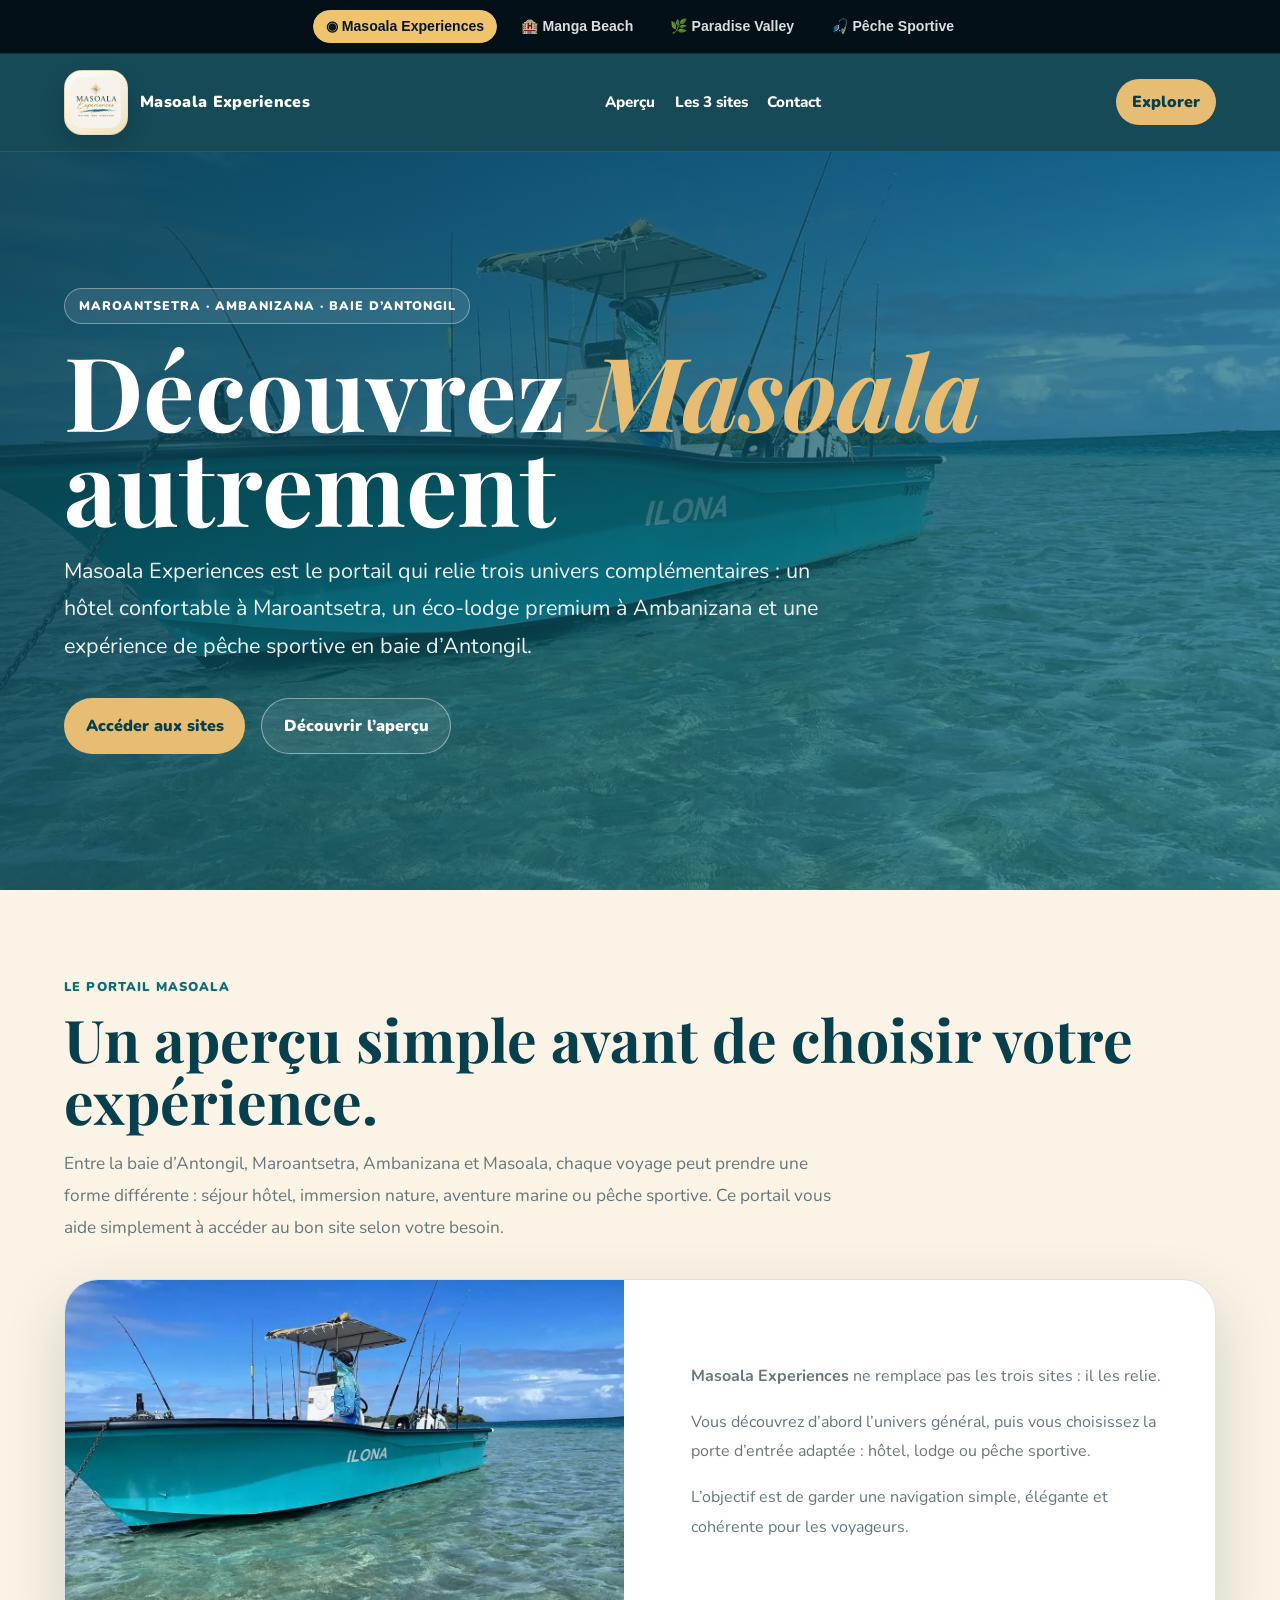
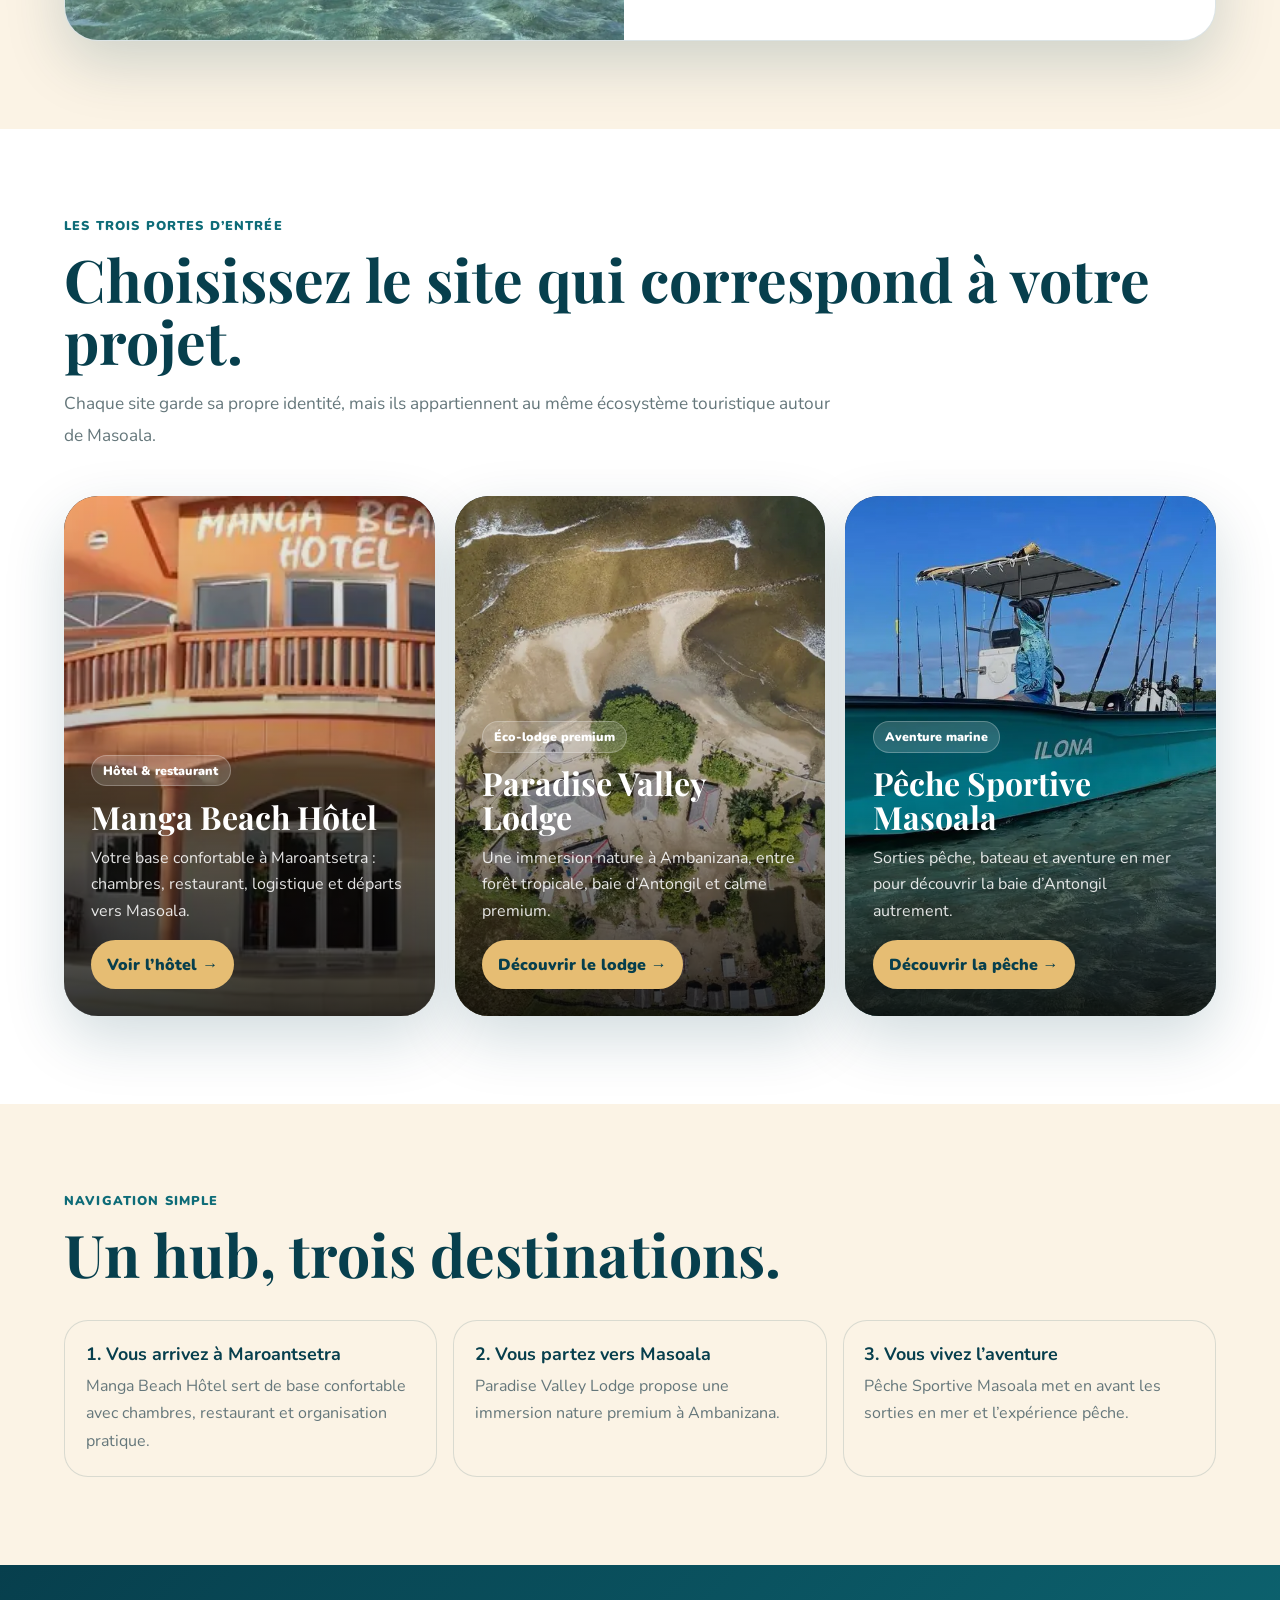
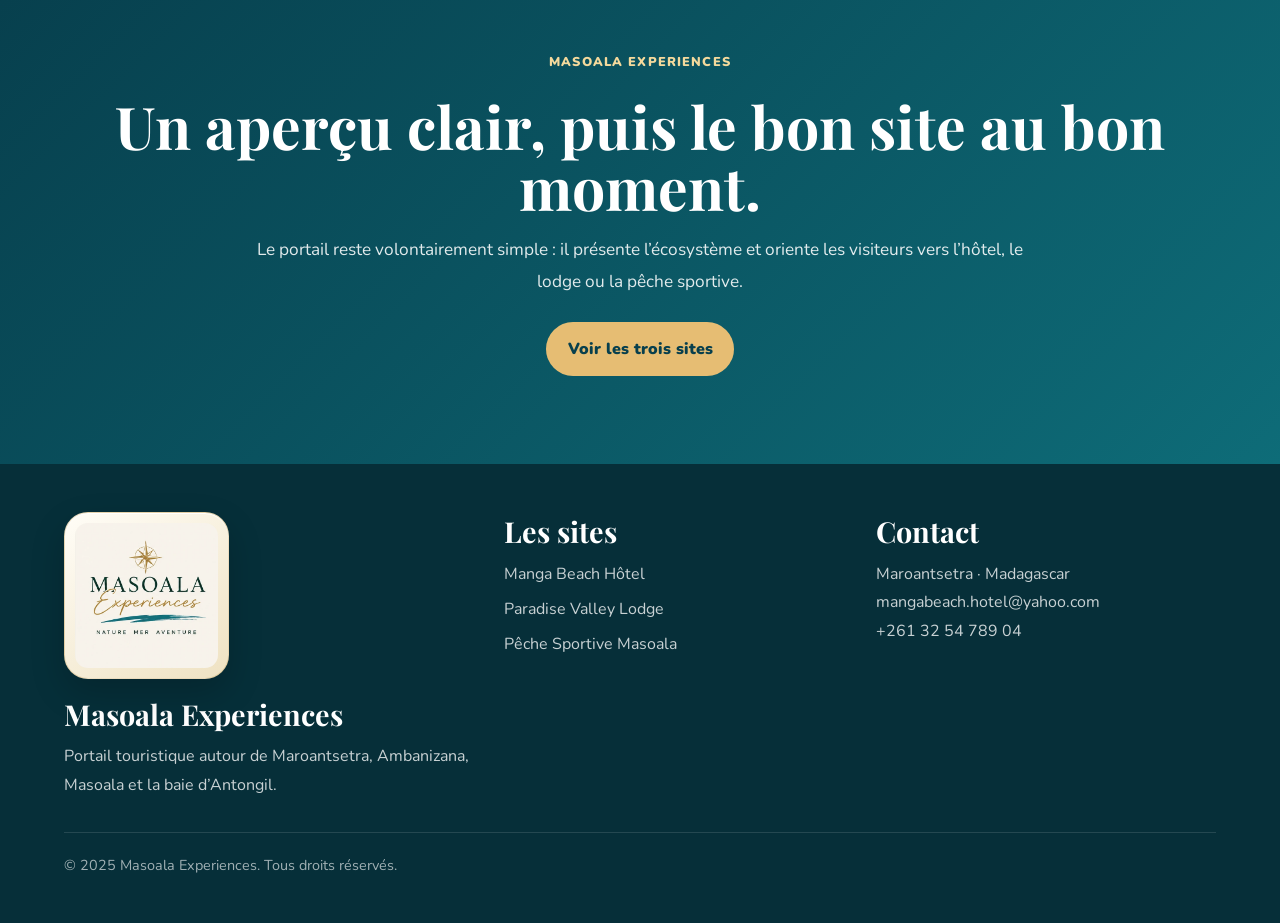
<file: index.html>
<!DOCTYPE html> <html lang="fr"> <head> <meta charset="UTF-8" /> <meta name="viewport" content="width=device-width, initial-scale=1.0" /> <title>Masoala Experiences | Hôtel, lodge & pêche sportive à Masoala</title> <meta name="description" content="Masoala Experiences est le portail vers trois expériences complémentaires autour de Maroantsetra et Masoala : Manga Beach Hôtel, Paradise Valley Lodge et Pêche Sportive Masoala." /> <meta name="keywords" content="Masoala Experiences, Manga Beach Hôtel, Paradise Valley Lodge, Pêche Sportive Masoala, Maroantsetra, Ambanizana, baie d'Antongil, Madagascar" /> <meta name="robots" content="index, follow" /> <meta property="og:title" content="Masoala Experiences | Hôtel, lodge & pêche sportive à Masoala" /> <meta property="og:description" content="Un portail simple pour découvrir Manga Beach Hôtel, Paradise Valley Lodge et Pêche Sportive Masoala." /> <meta property="og:type" content="website" /> <link rel="preconnect" href="https://fonts.googleapis.com"> <link rel="preconnect" href="https://fonts.gstatic.com" crossorigin> <link href="https://fonts.googleapis.com/css2?family=Playfair+Display:wght@600;700&family=Nunito:wght@400;600;700;800&display=swap" rel="stylesheet"> <style>:root{--ocean:#073f4d;--ocean-2:#0e6c78;--sand:#e6bd73;--sand-soft:#fbf3e5;--leaf:#315f3b;--text:#182b2f;--muted:#65777b;--white:#fff;--line:rgba(7,63,77,.14);--shadow:0 22px 60px rgba(7,63,77,.18);}*{box-sizing:border-box;margin:0;padding:0}html{scroll-behavior:smooth}body{font-family:'Nunito',sans-serif;color:var(--text);background:var(--sand-soft);overflow-x:hidden}a{text-decoration:none;color:inherit}img{max-width:100%;display:block}nav{position:sticky;top:0;z-index:50;display:flex;align-items:center;justify-content:space-between;padding:1rem 5vw;background:rgba(7,63,77,.94);backdrop-filter:blur(14px);color:#fff;border-bottom:1px solid rgba(255,255,255,.10)}.brand{display:flex;align-items:center;gap:.75rem;font-weight:900;letter-spacing:.02em}.brand-mark{display:grid;place-items:center;width:42px;height:42px;border-radius:16px;background:linear-gradient(135deg,var(--sand),#f4dfad);color:var(--ocean);font-family:'Playfair Display',serif;font-weight:700}.nav-links{display:flex;align-items:center;gap:1.2rem;font-weight:800;font-size:.95rem}.nav-cta{padding:.75rem 1rem;border-radius:999px;background:var(--sand);color:var(--ocean);font-weight:900}.hero{position:relative;min-height:82vh;display:flex;align-items:center;padding:7rem 5vw;color:#fff;background:linear-gradient(120deg,rgba(7,63,77,.88),rgba(14,108,120,.55)),url('assets/bateau-ilona.webp') center/cover no-repeat}.hero-content{max-width:920px}.kicker{display:inline-flex;align-items:center;gap:.45rem;padding:.55rem .85rem;border:1px solid rgba(255,255,255,.35);border-radius:999px;background:rgba(255,255,255,.10);font-weight:900;text-transform:uppercase;letter-spacing:.08em;font-size:.78rem;margin-bottom:1.2rem}h1{font-family:'Playfair Display',serif;font-size:clamp(3.2rem,8vw,7.2rem);line-height:.92;margin-bottom:1.3rem}h1 em{color:var(--sand);font-style:italic}.hero p{font-size:clamp(1.05rem,2vw,1.35rem);max-width:760px;line-height:1.75;color:rgba(255,255,255,.92);margin-bottom:2rem}.actions{display:flex;gap:1rem;flex-wrap:wrap}.btn{display:inline-flex;align-items:center;justify-content:center;padding:1rem 1.35rem;border-radius:999px;font-weight:900}.btn-primary{background:var(--sand);color:var(--ocean)}.btn-secondary{border:1px solid rgba(255,255,255,.45);color:#fff;background:rgba(255,255,255,.08)}main{position:relative}section{padding:5.5rem 5vw}.section-inner{max-width:1180px;margin:0 auto}.eyebrow{font-weight:900;text-transform:uppercase;letter-spacing:.09em;color:var(--ocean-2);font-size:.8rem;margin-bottom:.8rem}h2{font-family:'Playfair Display',serif;font-size:clamp(2.2rem,4.6vw,4.4rem);line-height:1.05;color:var(--ocean);margin-bottom:1rem}.lead{max-width:780px;color:var(--muted);font-size:1.08rem;line-height:1.85}.intro-card{display:grid;grid-template-columns:1fr 1fr;gap:2rem;align-items:center;margin-top:2.2rem;background:#fff;border:1px solid var(--line);border-radius:34px;overflow:hidden;box-shadow:var(--shadow)}.intro-card img{height:100%;min-height:360px;width:100%;object-fit:cover}.intro-copy{padding:2.2rem}.intro-copy p{line-height:1.85;color:var(--muted);margin-bottom:1rem}.portal-grid{display:grid;grid-template-columns:repeat(3,1fr);gap:1.25rem;margin-top:2.8rem}.portal-card{position:relative;min-height:520px;border-radius:34px;overflow:hidden;color:#fff;box-shadow:var(--shadow);background:#123}.portal-card img{position:absolute;inset:0;width:100%;height:100%;object-fit:cover;transition:.5s}.portal-card:hover img{transform:scale(1.06)}.portal-card::after{content:"";position:absolute;inset:0;background:linear-gradient(to top,rgba(0,0,0,.82),rgba(0,0,0,.25),rgba(0,0,0,.05))}.portal-content{position:absolute;inset:auto 0 0 0;z-index:2;padding:1.7rem}.tag{display:inline-flex;padding:.4rem .7rem;border-radius:999px;background:rgba(255,255,255,.16);border:1px solid rgba(255,255,255,.25);font-weight:900;font-size:.78rem;margin-bottom:.85rem}.portal-card h3{font-family:'Playfair Display',serif;font-size:2rem;line-height:1.05;margin-bottom:.7rem}.portal-card p{line-height:1.65;color:rgba(255,255,255,.88);margin-bottom:1rem}.portal-link{display:inline-flex;align-items:center;justify-content:center;padding:.85rem 1rem;border-radius:999px;background:var(--sand);color:var(--ocean);font-weight:900}.ecosystem{background:#fff}.simple-steps{display:grid;grid-template-columns:repeat(3,1fr);gap:1rem;margin-top:2.2rem}.step{padding:1.3rem;border:1px solid var(--line);border-radius:24px;background:var(--sand-soft)}.step strong{display:block;color:var(--ocean);font-size:1.12rem;margin-bottom:.45rem}.step p{color:var(--muted);line-height:1.7}.final-cta{background:linear-gradient(135deg,var(--ocean),var(--ocean-2));color:#fff;text-align:center}.final-cta h2{color:#fff}.final-cta p{margin:0 auto 1.5rem;color:rgba(255,255,255,.88)}footer{padding:3rem 5vw;background:#062f39;color:#fff}.footer-inner{max-width:1180px;margin:0 auto;display:grid;grid-template-columns:1.2fr 1fr 1fr;gap:2rem}footer h3{font-family:'Playfair Display',serif;font-size:1.8rem;margin-bottom:.6rem}footer p,footer a{color:rgba(255,255,255,.78);line-height:1.8}.footer-links{display:grid;gap:.4rem}.copyright{max-width:1180px;margin:2rem auto 0;padding-top:1.4rem;border-top:1px solid rgba(255,255,255,.12);color:rgba(255,255,255,.62);font-size:.9rem}@media(max-width:980px){.nav-links{display:none}.hero{min-height:74vh;padding:5rem 1.2rem}section{padding:4rem 1.2rem}.intro-card,.portal-grid,.simple-steps,.footer-inner{grid-template-columns:1fr}.portal-card{min-height:430px}}.ecosystem-nav{position:relative;z-index:9999;display:flex;justify-content:center;align-items:center;gap:.65rem;flex-wrap:wrap;padding:.62rem 1rem;background:#041018;color:#fff;font-family:Arial,sans-serif;font-size:.88rem;line-height:1.2;border-bottom:1px solid rgba(255,255,255,.12)}.ecosystem-nav a{display:inline-flex;align-items:center;gap:.35rem;padding:.45rem .75rem;border-radius:999px;color:rgba(255,255,255,.86);text-decoration:none;font-weight:800;border:1px solid transparent;transition:.2s}.ecosystem-nav a:hover{background:rgba(255,255,255,.10);color:#fff}.ecosystem-nav a.active{background:#f0c36d;color:#061923;border-color:#f0c36d}@media(max-width:720px){.ecosystem-nav{justify-content:flex-start;overflow-x:auto;flex-wrap:nowrap;padding:.58rem .8rem}.ecosystem-nav a{white-space:nowrap;font-size:.82rem}}

/* Elegant logo frames */
.masoala-site-logo{
  width:64px;
  padding:6px;
  border-radius:18px;
  background:linear-gradient(145deg,#fffdf7,#efe2c2);
  box-shadow:
    0 10px 24px rgba(0,0,0,.16),
    inset 0 1px 0 rgba(255,255,255,.9);
  border:1px solid rgba(191,152,76,.28);
}

.masoala-footer-logo{
  width:170px;
  padding:10px;
  border-radius:24px;
  background:linear-gradient(145deg,#fffdf7,#efe2c2);
  box-shadow:
    0 14px 34px rgba(0,0,0,.18),
    inset 0 1px 0 rgba(255,255,255,.95);
  border:1px solid rgba(191,152,76,.3);
  backdrop-filter:blur(4px);
}

@media(max-width:768px){
  .masoala-site-logo{
    width:54px;
    border-radius:16px;
  }

  .masoala-footer-logo{
    width:145px;
    border-radius:20px;
  }
}

/* Masoala logo integration */
.masoala-site-logo{
  width:64px;
  height:auto;
  display:block;
  object-fit:contain;
}

.masoala-footer-logo{
  width:165px;
  max-width:100%;
  height:auto;
  display:block;
  margin-bottom:1rem;
  object-fit:contain;
}

@media(max-width:768px){
  .masoala-site-logo{
    width:52px;
  }

  .masoala-footer-logo{
    width:140px;
  }
}

</style> <script async src="https://www.googletagmanager.com/gtag/js?id=G-XXXXXXXXXX"></script><script>window.dataLayer=window.dataLayer||[];function gtag(){dataLayer.push(arguments);}gtag('js',new Date());gtag('config','G-XXXXXXXXXX');</script><meta property="og:image" content="https://masoala-experiences.com/assets/og-masoala-experiences.jpg"/><meta property="og:image:width" content="1200"/><meta property="og:image:height" content="630"/><meta property="og:image:alt" content="Vue aérienne de la baie d’Antongil et de Paradise Valley Lodge"/><meta property="og:site_name" content="Masoala Experiences"/><meta property="og:locale" content="fr_FR"/><meta name="twitter:card" content="summary_large_image"/><meta name="twitter:title" content="Masoala Experiences | Hôtel, lodge &amp; pêche sportive à Masoala"/><meta name="twitter:description" content="Un portail simple pour découvrir Manga Beach Hôtel, Paradise Valley Lodge et Pêche Sportive Masoala."/><meta name="twitter:image" content="https://masoala-experiences.com/assets/og-masoala-experiences.jpg"/><meta property="og:url" content="https://masoala-experiences.com/"/><link rel="canonical" href="https://masoala-experiences.com/"/><script type="application/ld+json">{"@context": "https://schema.org", "@graph": [{"@type": "WebSite", "@id": "https://masoala-experiences.com/#website", "url": "https://masoala-experiences.com/", "name": "Masoala Experiences", "inLanguage": "fr"}, {"@type": "Organization", "@id": "https://masoala-experiences.com/#org", "name": "Masoala Experiences", "url": "https://masoala-experiences.com/", "logo": "https://masoala-experiences.com/assets/masoala-logo.webp", "telephone": "+261 32 54 789 04"}, {"@type": "TouristDestination", "@id": "https://masoala-experiences.com/#destination", "name": "Masoala Experiences", "description": "Portail vers les expériences hôtel, éco-lodge et pêche sportive autour de Maroantsetra, Ambanizana et la baie d’Antongil à Madagascar.", "url": "https://masoala-experiences.com/", "image": "https://masoala-experiences.com/assets/og-masoala-experiences.jpg", "touristType": ["Séjour balnéaire", "Éco-lodge et nature", "Pêche sportive"]}, {"@type": "ItemList", "name": "Les 3 expériences Masoala", "itemListElement": [{"@type": "ListItem", "position": 1, "name": "Manga Beach Hôtel", "url": "https://mangabeach-madagascar.mg/"}, {"@type": "ListItem", "position": 2, "name": "Paradise Valley Lodge", "url": "https://lodge-paradisevalley.com/"}, {"@type": "ListItem", "position": 3, "name": "Pêche Sportive Masoala", "url": "https://mangabeachfishing-masoala.com/"}]}, {"@type": "BreadcrumbList", "itemListElement": [{"@type": "ListItem", "position": 1, "name": "Accueil", "item": "https://masoala-experiences.com/"}]}]}</script>
  <link rel="icon" href="favicon.ico">
<script>try{if(sessionStorage.getItem("wz_splash"))document.documentElement.classList.add("wz-skip")}catch(e){}</script>
<style>.wz-splash{display:none}</style>
<link rel="stylesheet" href="assets/welcome.css?v=1"/>
</head> <body>
<div class="wz-splash" aria-hidden="true">
<button class="wz-skip-btn" type="button">Passer</button>
<div class="wz-inner">
<img class="wz-logo" src="assets/masoala-logo.webp" alt="" width="150" height="150" decoding="async">
<div class="wz-hello">Bienvenue sur</div>
<div class="wz-name">Masoala <em>Experiences</em></div>
<div class="wz-line"></div>
<div class="wz-tag">Maroantsetra · Ambanizana · Baie d’Antongil</div>
</div>
<div class="wz-waves"><svg viewBox="0 0 1200 90" preserveAspectRatio="none"><path fill="#e6bd73" fill-opacity=".35" d="M0 45 Q150 15 300 45 T600 45 T900 45 T1200 45 V90 H0Z"/></svg><svg viewBox="0 0 1200 90" preserveAspectRatio="none"><path fill="#f4d99c" fill-opacity=".25" d="M0 55 Q150 85 300 55 T600 55 T900 55 T1200 55 V90 H0Z"/></svg></div>
</div>
 <div class="ecosystem-nav" aria-label="Navigation écosystème Masoala"> <a href="https://masoala-experiences.com/" class="active">◉ Masoala Experiences</a> <a href="https://mangabeach-madagascar.mg/">🏨 Manga Beach</a> <a href="https://lodge-paradisevalley.com/">🌿 Paradise Valley</a> <a href="https://mangabeachfishing-masoala.com/">🎣 Pêche Sportive</a> </div> <nav> <a class="brand" href="index.html" aria-label="Masoala Experiences accueil"> <img class="masoala-site-logo" src="assets/masoala-logo.webp" alt="Masoala Experiences Logo"> <span>Masoala Experiences</span> </a> <div class="nav-links"> <a href="#apercu">Aperçu</a> <a href="#ecosysteme">Les 3 sites</a> <a href="#contact">Contact</a> </div> <a class="nav-cta" href="#ecosysteme">Explorer</a> </nav> <header class="hero"> <div class="hero-content"> <span class="kicker">Maroantsetra · Ambanizana · Baie d’Antongil</span> <h1>Découvrez <em>Masoala</em> autrement</h1> <p>Masoala Experiences est le portail qui relie trois univers complémentaires : un hôtel confortable à Maroantsetra, un éco-lodge premium à Ambanizana et une expérience de pêche sportive en baie d’Antongil.</p> <div class="actions"> <a class="btn btn-primary" href="#ecosysteme">Accéder aux sites</a> <a class="btn btn-secondary" href="#apercu">Découvrir l’aperçu</a> </div> </div> </header> <main> <section id="apercu"> <div class="section-inner"> <p class="eyebrow">Le portail Masoala</p> <h2>Un aperçu simple avant de choisir votre expérience.</h2> <p class="lead">Entre la baie d’Antongil, Maroantsetra, Ambanizana et Masoala, chaque voyage peut prendre une forme différente : séjour hôtel, immersion nature, aventure marine ou pêche sportive. Ce portail vous aide simplement à accéder au bon site selon votre besoin.</p> <div class="intro-card"> <img src="assets/bateau-ilona.webp" alt="Bateau dans la baie d’Antongil" loading="lazy" decoding="async"> <div class="intro-copy"> <p><strong>Masoala Experiences</strong> ne remplace pas les trois sites : il les relie.</p> <p>Vous découvrez d’abord l’univers général, puis vous choisissez la porte d’entrée adaptée : hôtel, lodge ou pêche sportive.</p> <p>L’objectif est de garder une navigation simple, élégante et cohérente pour les voyageurs.</p> </div> </div> </div> </section> <section id="ecosysteme" class="ecosystem"> <div class="section-inner"> <p class="eyebrow">Les trois portes d’entrée</p> <h2>Choisissez le site qui correspond à votre projet.</h2> <p class="lead">Chaque site garde sa propre identité, mais ils appartiennent au même écosystème touristique autour de Masoala.</p> <div class="portal-grid"> <article class="portal-card"> <img src="assets/manga-beach.webp" alt="Manga Beach Hôtel à Maroantsetra" loading="lazy" decoding="async"> <div class="portal-content"> <span class="tag">Hôtel & restaurant</span> <h3>Manga Beach Hôtel</h3> <p>Votre base confortable à Maroantsetra : chambres, restaurant, logistique et départs vers Masoala.</p> <a class="portal-link" href="https://mangabeach-madagascar.mg/"  rel="noopener">Voir l’hôtel →</a> </div> </article> <article class="portal-card"> <img src="assets/paradise-valley-drone.webp" alt="Paradise Valley Lodge à Ambanizana" loading="lazy" decoding="async"> <div class="portal-content"> <span class="tag">Éco-lodge premium</span> <h3>Paradise Valley Lodge</h3> <p>Une immersion nature à Ambanizana, entre forêt tropicale, baie d’Antongil et calme premium.</p> <a class="portal-link" href="https://lodge-paradisevalley.com/"  rel="noopener">Découvrir le lodge →</a> </div> </article> <article class="portal-card"> <img src="assets/bateau-ilona.webp" alt="Pêche sportive dans la baie d’Antongil" loading="lazy" decoding="async"> <div class="portal-content"> <span class="tag">Aventure marine</span> <h3>Pêche Sportive Masoala</h3> <p>Sorties pêche, bateau et aventure en mer pour découvrir la baie d’Antongil autrement.</p> <a class="portal-link" href="https://mangabeachfishing-masoala.com/"  rel="noopener">Découvrir la pêche →</a> </div> </article> </div> </div> </section> <section> <div class="section-inner"> <p class="eyebrow">Navigation simple</p> <h2>Un hub, trois destinations.</h2> <div class="simple-steps"> <div class="step"><strong>1. Vous arrivez à Maroantsetra</strong><p>Manga Beach Hôtel sert de base confortable avec chambres, restaurant et organisation pratique.</p></div> <div class="step"><strong>2. Vous partez vers Masoala</strong><p>Paradise Valley Lodge propose une immersion nature premium à Ambanizana.</p></div> <div class="step"><strong>3. Vous vivez l’aventure</strong><p>Pêche Sportive Masoala met en avant les sorties en mer et l’expérience pêche.</p></div> </div> </div> </section> <section id="contact" class="final-cta"> <div class="section-inner"> <p class="eyebrow" style="color:#f4d99c">Masoala Experiences</p> <h2>Un aperçu clair, puis le bon site au bon moment.</h2> <p class="lead">Le portail reste volontairement simple : il présente l’écosystème et oriente les visiteurs vers l’hôtel, le lodge ou la pêche sportive.</p> <div class="actions" style="justify-content:center"> <a class="btn btn-primary" href="#ecosysteme">Voir les trois sites</a> </div> </div> </section> </main> <footer> <div class="footer-inner"> <div> <img class="masoala-footer-logo" src="assets/masoala-logo.webp" alt="Masoala Experiences Logo" loading="lazy" decoding="async">
<h3>Masoala Experiences</h3> <p>Portail touristique autour de Maroantsetra, Ambanizana, Masoala et la baie d’Antongil.</p> </div> <div> <h3>Les sites</h3> <div class="footer-links"> <a href="https://mangabeach-madagascar.mg/"  rel="noopener">Manga Beach Hôtel</a> <a href="https://lodge-paradisevalley.com/"  rel="noopener">Paradise Valley Lodge</a> <a href="https://mangabeachfishing-masoala.com/"  rel="noopener">Pêche Sportive Masoala</a> </div> </div> <div> <h3>Contact</h3> <p>Maroantsetra · Madagascar<br>mangabeach.hotel@yahoo.com<br>+261 32 54 789 04</p> </div> </div> <div class="copyright">© 2025 Masoala Experiences. Tous droits réservés.</div> </footer> <script src="assets/welcome.js?v=1" defer></script>
</body> </html>
</file>
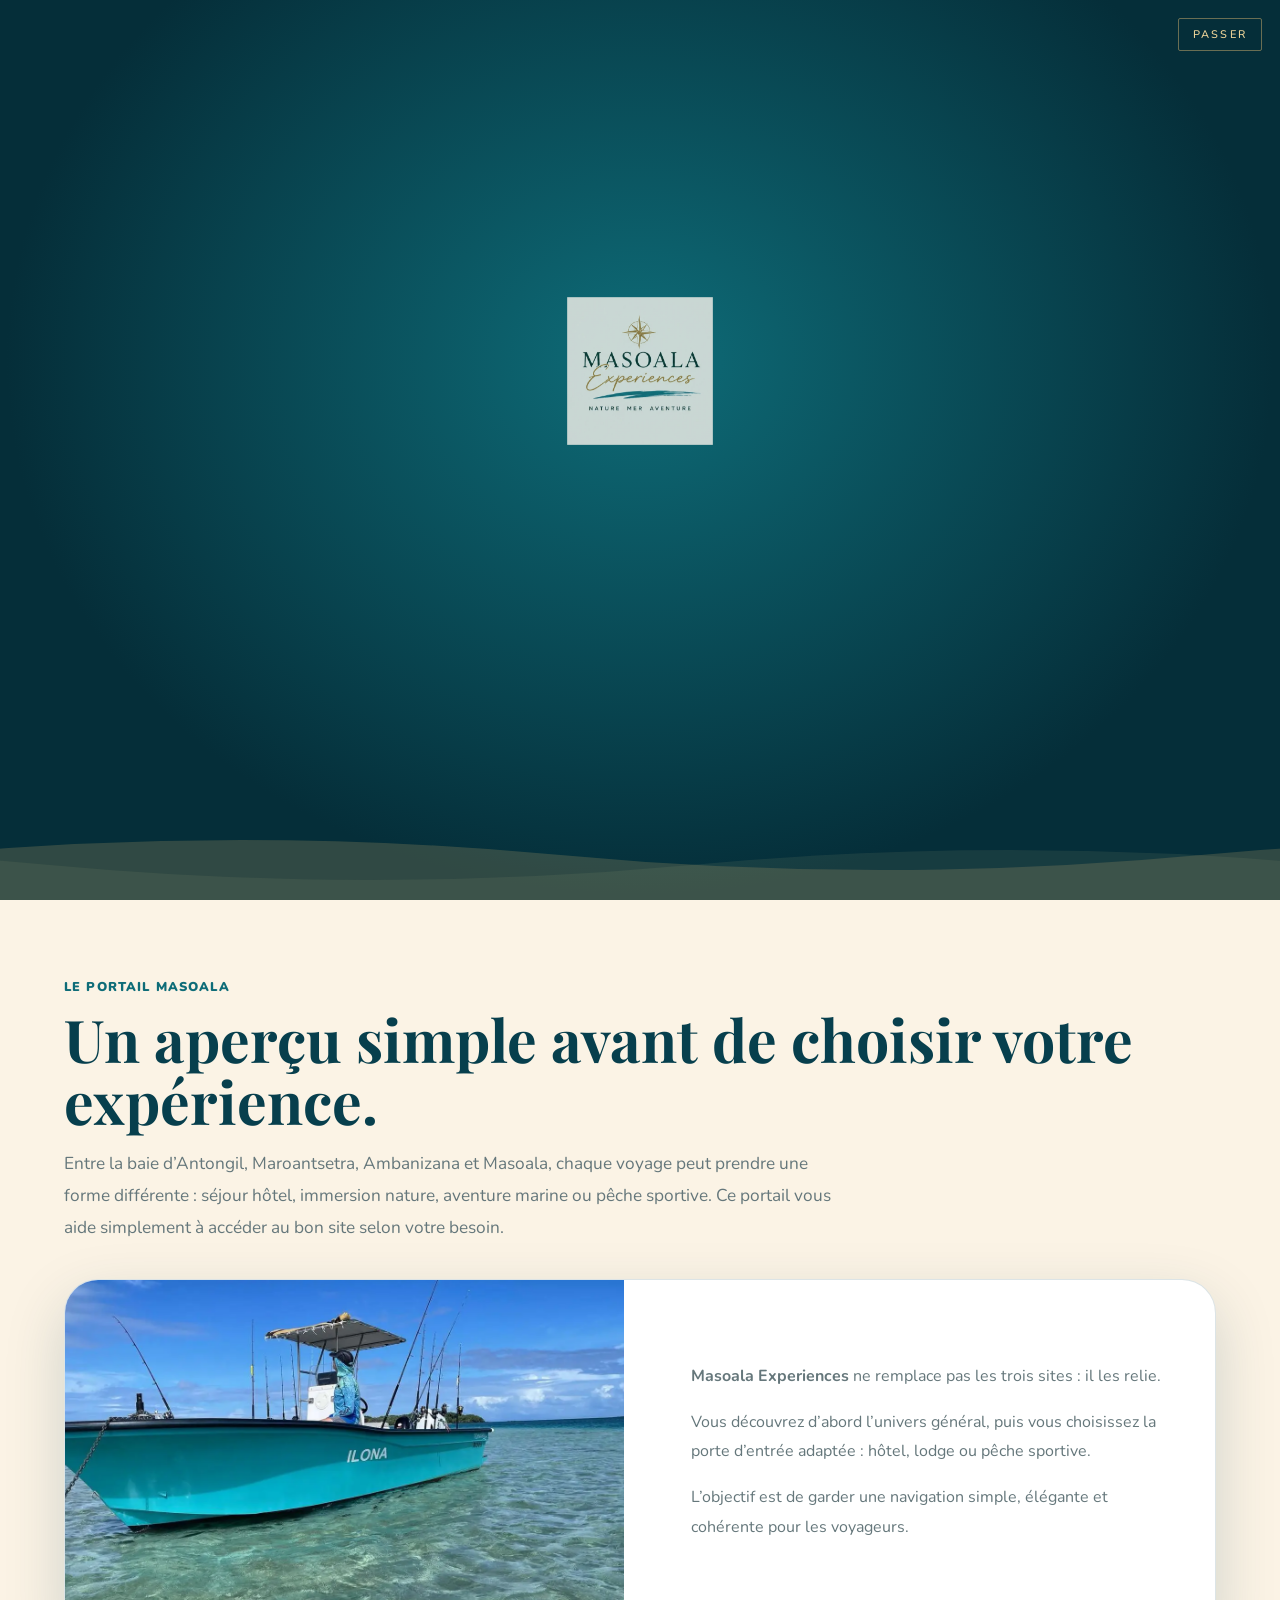
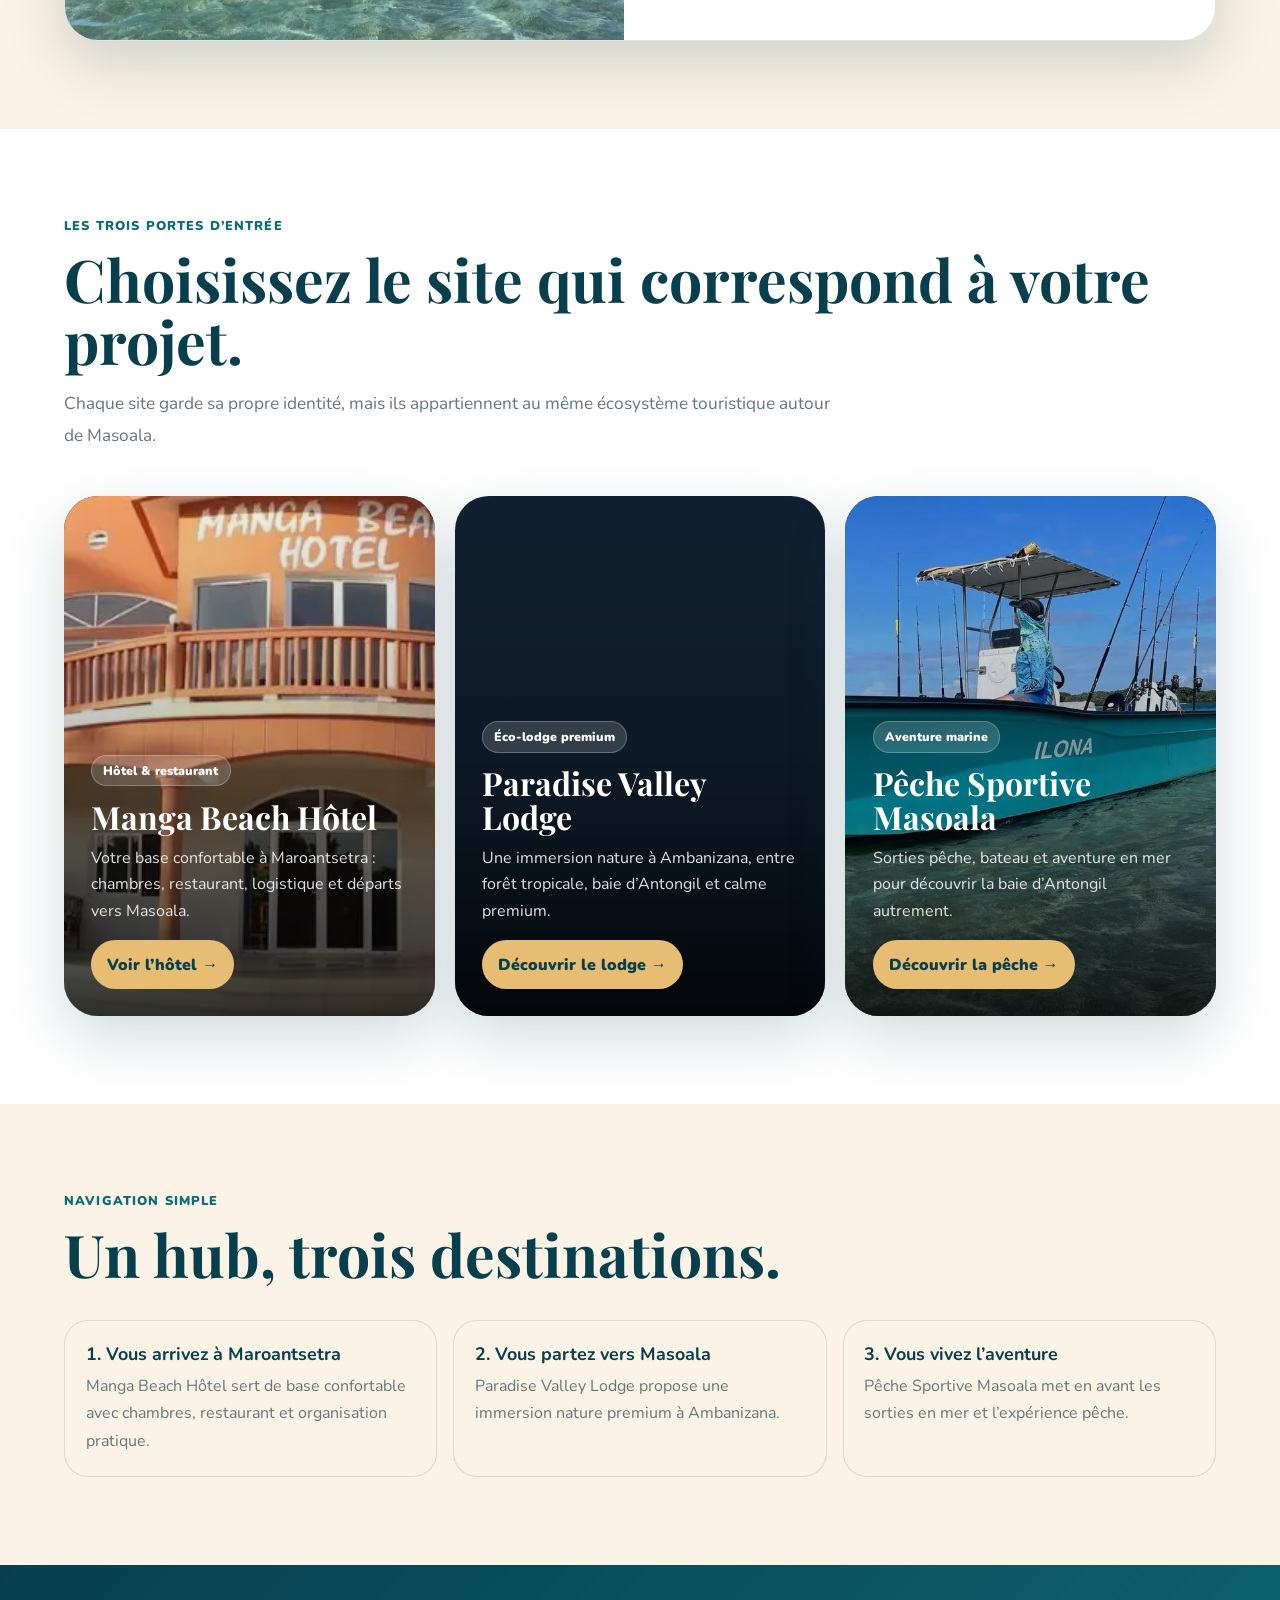
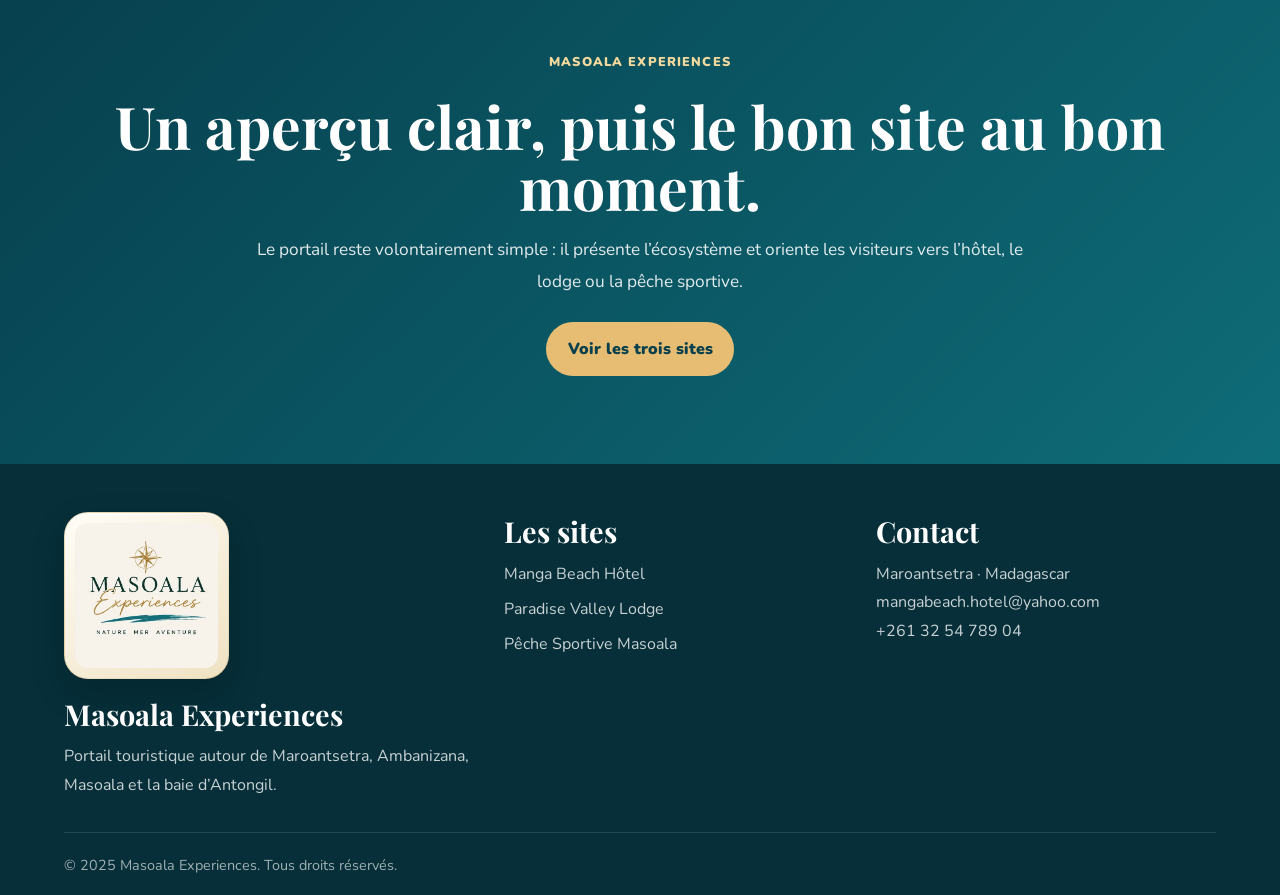
<file: masoala-experiences.html>
<!DOCTYPE html> <html lang="fr"> <head><meta http-equiv="refresh" content="0; url=/"> <meta charset="UTF-8" /> <meta name="viewport" content="width=device-width, initial-scale=1.0" /> <title>Masoala Experiences | Hôtel, lodge & pêche sportive à Masoala</title> <meta name="description" content="Masoala Experiences est le portail vers trois expériences complémentaires autour de Maroantsetra et Masoala : Manga Beach Hôtel, Paradise Valley Lodge et Pêche Sportive Masoala." /> <meta name="keywords" content="Masoala Experiences, Manga Beach Hôtel, Paradise Valley Lodge, Pêche Sportive Masoala, Maroantsetra, Ambanizana, baie d'Antongil, Madagascar" /> <meta name="robots" content="noindex, follow" /> <meta property="og:title" content="Masoala Experiences | Hôtel, lodge & pêche sportive à Masoala" /> <meta property="og:description" content="Un portail simple pour découvrir Manga Beach Hôtel, Paradise Valley Lodge et Pêche Sportive Masoala." /> <meta property="og:type" content="website" /> <link rel="preconnect" href="https://fonts.googleapis.com"> <link rel="preconnect" href="https://fonts.gstatic.com" crossorigin> <link href="https://fonts.googleapis.com/css2?family=Playfair+Display:wght@600;700&family=Nunito:wght@400;600;700;800&display=swap" rel="stylesheet"> <style>:root{--ocean:#073f4d;--ocean-2:#0e6c78;--sand:#e6bd73;--sand-soft:#fbf3e5;--leaf:#315f3b;--text:#182b2f;--muted:#65777b;--white:#fff;--line:rgba(7,63,77,.14);--shadow:0 22px 60px rgba(7,63,77,.18);}*{box-sizing:border-box;margin:0;padding:0}html{scroll-behavior:smooth}body{font-family:'Nunito',sans-serif;color:var(--text);background:var(--sand-soft);overflow-x:hidden}a{text-decoration:none;color:inherit}img{max-width:100%;display:block}nav{position:sticky;top:0;z-index:50;display:flex;align-items:center;justify-content:space-between;padding:1rem 5vw;background:rgba(7,63,77,.94);backdrop-filter:blur(14px);color:#fff;border-bottom:1px solid rgba(255,255,255,.10)}.brand{display:flex;align-items:center;gap:.75rem;font-weight:900;letter-spacing:.02em}.brand-mark{display:grid;place-items:center;width:42px;height:42px;border-radius:16px;background:linear-gradient(135deg,var(--sand),#f4dfad);color:var(--ocean);font-family:'Playfair Display',serif;font-weight:700}.nav-links{display:flex;align-items:center;gap:1.2rem;font-weight:800;font-size:.95rem}.nav-cta{padding:.75rem 1rem;border-radius:999px;background:var(--sand);color:var(--ocean);font-weight:900}.hero{position:relative;min-height:82vh;display:flex;align-items:center;padding:7rem 5vw;color:#fff;background:linear-gradient(120deg,rgba(7,63,77,.88),rgba(14,108,120,.55)),url('assets/bateau-ilona.webp') center/cover no-repeat}.hero-content{max-width:920px}.kicker{display:inline-flex;align-items:center;gap:.45rem;padding:.55rem .85rem;border:1px solid rgba(255,255,255,.35);border-radius:999px;background:rgba(255,255,255,.10);font-weight:900;text-transform:uppercase;letter-spacing:.08em;font-size:.78rem;margin-bottom:1.2rem}h1{font-family:'Playfair Display',serif;font-size:clamp(3.2rem,8vw,7.2rem);line-height:.92;margin-bottom:1.3rem}h1 em{color:var(--sand);font-style:italic}.hero p{font-size:clamp(1.05rem,2vw,1.35rem);max-width:760px;line-height:1.75;color:rgba(255,255,255,.92);margin-bottom:2rem}.actions{display:flex;gap:1rem;flex-wrap:wrap}.btn{display:inline-flex;align-items:center;justify-content:center;padding:1rem 1.35rem;border-radius:999px;font-weight:900}.btn-primary{background:var(--sand);color:var(--ocean)}.btn-secondary{border:1px solid rgba(255,255,255,.45);color:#fff;background:rgba(255,255,255,.08)}main{position:relative}section{padding:5.5rem 5vw}.section-inner{max-width:1180px;margin:0 auto}.eyebrow{font-weight:900;text-transform:uppercase;letter-spacing:.09em;color:var(--ocean-2);font-size:.8rem;margin-bottom:.8rem}h2{font-family:'Playfair Display',serif;font-size:clamp(2.2rem,4.6vw,4.4rem);line-height:1.05;color:var(--ocean);margin-bottom:1rem}.lead{max-width:780px;color:var(--muted);font-size:1.08rem;line-height:1.85}.intro-card{display:grid;grid-template-columns:1fr 1fr;gap:2rem;align-items:center;margin-top:2.2rem;background:#fff;border:1px solid var(--line);border-radius:34px;overflow:hidden;box-shadow:var(--shadow)}.intro-card img{height:100%;min-height:360px;width:100%;object-fit:cover}.intro-copy{padding:2.2rem}.intro-copy p{line-height:1.85;color:var(--muted);margin-bottom:1rem}.portal-grid{display:grid;grid-template-columns:repeat(3,1fr);gap:1.25rem;margin-top:2.8rem}.portal-card{position:relative;min-height:520px;border-radius:34px;overflow:hidden;color:#fff;box-shadow:var(--shadow);background:#123}.portal-card img{position:absolute;inset:0;width:100%;height:100%;object-fit:cover;transition:.5s}.portal-card:hover img{transform:scale(1.06)}.portal-card::after{content:"";position:absolute;inset:0;background:linear-gradient(to top,rgba(0,0,0,.82),rgba(0,0,0,.25),rgba(0,0,0,.05))}.portal-content{position:absolute;inset:auto 0 0 0;z-index:2;padding:1.7rem}.tag{display:inline-flex;padding:.4rem .7rem;border-radius:999px;background:rgba(255,255,255,.16);border:1px solid rgba(255,255,255,.25);font-weight:900;font-size:.78rem;margin-bottom:.85rem}.portal-card h3{font-family:'Playfair Display',serif;font-size:2rem;line-height:1.05;margin-bottom:.7rem}.portal-card p{line-height:1.65;color:rgba(255,255,255,.88);margin-bottom:1rem}.portal-link{display:inline-flex;align-items:center;justify-content:center;padding:.85rem 1rem;border-radius:999px;background:var(--sand);color:var(--ocean);font-weight:900}.ecosystem{background:#fff}.simple-steps{display:grid;grid-template-columns:repeat(3,1fr);gap:1rem;margin-top:2.2rem}.step{padding:1.3rem;border:1px solid var(--line);border-radius:24px;background:var(--sand-soft)}.step strong{display:block;color:var(--ocean);font-size:1.12rem;margin-bottom:.45rem}.step p{color:var(--muted);line-height:1.7}.final-cta{background:linear-gradient(135deg,var(--ocean),var(--ocean-2));color:#fff;text-align:center}.final-cta h2{color:#fff}.final-cta p{margin:0 auto 1.5rem;color:rgba(255,255,255,.88)}footer{padding:3rem 5vw;background:#062f39;color:#fff}.footer-inner{max-width:1180px;margin:0 auto;display:grid;grid-template-columns:1.2fr 1fr 1fr;gap:2rem}footer h3{font-family:'Playfair Display',serif;font-size:1.8rem;margin-bottom:.6rem}footer p,footer a{color:rgba(255,255,255,.78);line-height:1.8}.footer-links{display:grid;gap:.4rem}.copyright{max-width:1180px;margin:2rem auto 0;padding-top:1.4rem;border-top:1px solid rgba(255,255,255,.12);color:rgba(255,255,255,.62);font-size:.9rem}@media(max-width:980px){.nav-links{display:none}.hero{min-height:74vh;padding:5rem 1.2rem}section{padding:4rem 1.2rem}.intro-card,.portal-grid,.simple-steps,.footer-inner{grid-template-columns:1fr}.portal-card{min-height:430px}}.ecosystem-nav{position:relative;z-index:9999;display:flex;justify-content:center;align-items:center;gap:.65rem;flex-wrap:wrap;padding:.62rem 1rem;background:#041018;color:#fff;font-family:Arial,sans-serif;font-size:.88rem;line-height:1.2;border-bottom:1px solid rgba(255,255,255,.12)}.ecosystem-nav a{display:inline-flex;align-items:center;gap:.35rem;padding:.45rem .75rem;border-radius:999px;color:rgba(255,255,255,.86);text-decoration:none;font-weight:800;border:1px solid transparent;transition:.2s}.ecosystem-nav a:hover{background:rgba(255,255,255,.10);color:#fff}.ecosystem-nav a.active{background:#f0c36d;color:#061923;border-color:#f0c36d}@media(max-width:720px){.ecosystem-nav{justify-content:flex-start;overflow-x:auto;flex-wrap:nowrap;padding:.58rem .8rem}.ecosystem-nav a{white-space:nowrap;font-size:.82rem}}

/* Elegant logo frames */
.masoala-site-logo{
  width:64px;
  padding:6px;
  border-radius:18px;
  background:linear-gradient(145deg,#fffdf7,#efe2c2);
  box-shadow:
    0 10px 24px rgba(0,0,0,.16),
    inset 0 1px 0 rgba(255,255,255,.9);
  border:1px solid rgba(191,152,76,.28);
}

.masoala-footer-logo{
  width:170px;
  padding:10px;
  border-radius:24px;
  background:linear-gradient(145deg,#fffdf7,#efe2c2);
  box-shadow:
    0 14px 34px rgba(0,0,0,.18),
    inset 0 1px 0 rgba(255,255,255,.95);
  border:1px solid rgba(191,152,76,.3);
  backdrop-filter:blur(4px);
}

@media(max-width:768px){
  .masoala-site-logo{
    width:54px;
    border-radius:16px;
  }

  .masoala-footer-logo{
    width:145px;
    border-radius:20px;
  }
}

/* Masoala logo integration */
.masoala-site-logo{
  width:64px;
  height:auto;
  display:block;
  object-fit:contain;
}

.masoala-footer-logo{
  width:165px;
  max-width:100%;
  height:auto;
  display:block;
  margin-bottom:1rem;
  object-fit:contain;
}

@media(max-width:768px){
  .masoala-site-logo{
    width:52px;
  }

  .masoala-footer-logo{
    width:140px;
  }
}

</style> <script async src="https://www.googletagmanager.com/gtag/js?id=G-XXXXXXXXXX"></script><script>window.dataLayer=window.dataLayer||[];function gtag(){dataLayer.push(arguments);}gtag('js',new Date());gtag('config','G-XXXXXXXXXX');</script><meta property="og:image" content="https://masoala-experiences.com/assets/og-masoala-experiences.jpg"/><meta property="og:image:width" content="1200"/><meta property="og:image:height" content="630"/><meta property="og:image:alt" content="Vue aérienne de la baie d’Antongil et de Paradise Valley Lodge"/><meta property="og:site_name" content="Masoala Experiences"/><meta property="og:locale" content="fr_FR"/><meta name="twitter:card" content="summary_large_image"/><meta name="twitter:title" content="Masoala Experiences | Hôtel, lodge &amp; pêche sportive à Masoala"/><meta name="twitter:description" content="Un portail simple pour découvrir Manga Beach Hôtel, Paradise Valley Lodge et Pêche Sportive Masoala."/><meta name="twitter:image" content="https://masoala-experiences.com/assets/og-masoala-experiences.jpg"/><meta property="og:url" content="https://masoala-experiences.com/masoala-experiences.html"/><link rel="canonical" href="https://masoala-experiences.com/masoala-experiences.html"/>
  <link rel="icon" href="favicon.ico">
</head> <body> <div class="ecosystem-nav" aria-label="Navigation écosystème Masoala"> <a href="https://masoala-experiences.com/" class="active">◉ Masoala Experiences</a> <a href="https://mangabeach-madagascar.mg/">🏨 Manga Beach</a> <a href="https://lodge-paradisevalley.com/">🌿 Paradise Valley</a> <a href="https://mangabeachfishing-masoala.com/">🎣 Pêche Sportive</a> </div> <nav> <a class="brand" href="index.html" aria-label="Masoala Experiences accueil"> <img class="masoala-site-logo" src="assets/masoala-logo.webp" alt="Masoala Experiences Logo"> <span>Masoala Experiences</span> </a> <div class="nav-links"> <a href="#apercu">Aperçu</a> <a href="#ecosysteme">Les 3 sites</a> <a href="#contact">Contact</a> </div> <a class="nav-cta" href="#ecosysteme">Explorer</a> </nav> <header class="hero"> <div class="hero-content"> <span class="kicker">Maroantsetra · Ambanizana · Baie d’Antongil</span> <h1>Découvrez <em>Masoala</em> autrement</h1> <p>Masoala Experiences est le portail qui relie trois univers complémentaires : un hôtel confortable à Maroantsetra, un éco-lodge premium à Ambanizana et une expérience de pêche sportive en baie d’Antongil.</p> <div class="actions"> <a class="btn btn-primary" href="#ecosysteme">Accéder aux sites</a> <a class="btn btn-secondary" href="#apercu">Découvrir l’aperçu</a> </div> </div> </header> <main> <section id="apercu"> <div class="section-inner"> <p class="eyebrow">Le portail Masoala</p> <h2>Un aperçu simple avant de choisir votre expérience.</h2> <p class="lead">Entre la baie d’Antongil, Maroantsetra, Ambanizana et Masoala, chaque voyage peut prendre une forme différente : séjour hôtel, immersion nature, aventure marine ou pêche sportive. Ce portail vous aide simplement à accéder au bon site selon votre besoin.</p> <div class="intro-card"> <img src="assets/bateau-ilona.webp" alt="Bateau dans la baie d’Antongil"> <div class="intro-copy"> <p><strong>Masoala Experiences</strong> ne remplace pas les trois sites : il les relie.</p> <p>Vous découvrez d’abord l’univers général, puis vous choisissez la porte d’entrée adaptée : hôtel, lodge ou pêche sportive.</p> <p>L’objectif est de garder une navigation simple, élégante et cohérente pour les voyageurs.</p> </div> </div> </div> </section> <section id="ecosysteme" class="ecosystem"> <div class="section-inner"> <p class="eyebrow">Les trois portes d’entrée</p> <h2>Choisissez le site qui correspond à votre projet.</h2> <p class="lead">Chaque site garde sa propre identité, mais ils appartiennent au même écosystème touristique autour de Masoala.</p> <div class="portal-grid"> <article class="portal-card"> <img src="assets/manga-beach.webp" alt="Manga Beach Hôtel à Maroantsetra"> <div class="portal-content"> <span class="tag">Hôtel & restaurant</span> <h3>Manga Beach Hôtel</h3> <p>Votre base confortable à Maroantsetra : chambres, restaurant, logistique et départs vers Masoala.</p> <a class="portal-link" href="https://mangabeach-madagascar.mg/"  rel="noopener">Voir l’hôtel →</a> </div> </article> <article class="portal-card"> <img src="assets/paradise-valley-drone.webp" alt="Paradise Valley Lodge à Ambanizana"> <div class="portal-content"> <span class="tag">Éco-lodge premium</span> <h3>Paradise Valley Lodge</h3> <p>Une immersion nature à Ambanizana, entre forêt tropicale, baie d’Antongil et calme premium.</p> <a class="portal-link" href="https://lodge-paradisevalley.com/"  rel="noopener">Découvrir le lodge →</a> </div> </article> <article class="portal-card"> <img src="assets/bateau-ilona.webp" alt="Pêche sportive dans la baie d’Antongil"> <div class="portal-content"> <span class="tag">Aventure marine</span> <h3>Pêche Sportive Masoala</h3> <p>Sorties pêche, bateau et aventure en mer pour découvrir la baie d’Antongil autrement.</p> <a class="portal-link" href="https://mangabeachfishing-masoala.com/"  rel="noopener">Découvrir la pêche →</a> </div> </article> </div> </div> </section> <section> <div class="section-inner"> <p class="eyebrow">Navigation simple</p> <h2>Un hub, trois destinations.</h2> <div class="simple-steps"> <div class="step"><strong>1. Vous arrivez à Maroantsetra</strong><p>Manga Beach Hôtel sert de base confortable avec chambres, restaurant et organisation pratique.</p></div> <div class="step"><strong>2. Vous partez vers Masoala</strong><p>Paradise Valley Lodge propose une immersion nature premium à Ambanizana.</p></div> <div class="step"><strong>3. Vous vivez l’aventure</strong><p>Pêche Sportive Masoala met en avant les sorties en mer et l’expérience pêche.</p></div> </div> </div> </section> <section id="contact" class="final-cta"> <div class="section-inner"> <p class="eyebrow" style="color:#f4d99c">Masoala Experiences</p> <h2>Un aperçu clair, puis le bon site au bon moment.</h2> <p class="lead">Le portail reste volontairement simple : il présente l’écosystème et oriente les visiteurs vers l’hôtel, le lodge ou la pêche sportive.</p> <div class="actions" style="justify-content:center"> <a class="btn btn-primary" href="#ecosysteme">Voir les trois sites</a> </div> </div> </section> </main> <footer> <div class="footer-inner"> <div> <img class="masoala-footer-logo" src="assets/masoala-logo.webp" alt="Masoala Experiences Logo">
<h3>Masoala Experiences</h3> <p>Portail touristique autour de Maroantsetra, Ambanizana, Masoala et la baie d’Antongil.</p> </div> <div> <h3>Les sites</h3> <div class="footer-links"> <a href="https://mangabeach-madagascar.mg/"  rel="noopener">Manga Beach Hôtel</a> <a href="https://lodge-paradisevalley.com/"  rel="noopener">Paradise Valley Lodge</a> <a href="https://mangabeachfishing-masoala.com/"  rel="noopener">Pêche Sportive Masoala</a> </div> </div> <div> <h3>Contact</h3> <p>Maroantsetra · Madagascar<br>mangabeach.hotel@yahoo.com<br>+261 32 54 789 04</p> </div> </div> <div class="copyright">© 2025 Masoala Experiences. Tous droits réservés.</div> </footer> </body> </html>
</file>
<file: assets/welcome.css>
/* Welcome splash + promo card — Masoala Experiences */
:root{--wz-navy:#052e39;--wz-navy2:#0e6c78;--wz-gold:#e6bd73;--wz-gold-l:#f4d99c;--wz-cream:#fbf3e5}

/* ---------- Écran de bienvenue ---------- */
.wz-splash{position:fixed;inset:0;z-index:100000;display:flex;align-items:center;justify-content:center;flex-direction:column;
  text-align:center;color:var(--wz-cream);overflow:hidden;
  background:radial-gradient(ellipse at 50% 40%,var(--wz-navy2) 0%,var(--wz-navy) 70%);
  animation:wzOut .7s ease 2.7s forwards}
html.wz-skip .wz-splash{display:none}
@keyframes wzOut{to{opacity:0;visibility:hidden;pointer-events:none}}
.wz-splash.is-closing{animation:wzOut .5s ease forwards}
.wz-inner{position:relative;z-index:2;padding:0 24px}
.wz-logo{width:clamp(96px,22vw,150px);height:auto;margin:0 auto 18px;display:block;opacity:0;transform:scale(.85);
  animation:wzIn .9s cubic-bezier(.2,.7,.2,1) .15s forwards}
.wz-hello{font:500 12px/1 'Nunito',sans-serif;letter-spacing:.35em;text-transform:uppercase;color:var(--wz-gold);
  opacity:0;animation:wzUp .7s ease .7s forwards}
.wz-name{font:300 clamp(34px,8vw,64px)/1.05 'Playfair Display',serif;margin:12px 0 6px;opacity:0;animation:wzUp .8s ease .95s forwards}
.wz-name em{font-style:italic;color:var(--wz-gold-l)}
.wz-line{width:0;height:1px;background:var(--wz-gold);margin:14px auto;animation:wzLine .9s ease 1.2s forwards}
.wz-tag{font:400 13px/1.5 'Nunito',sans-serif;letter-spacing:.18em;text-transform:uppercase;color:rgba(251,243,229,.75);
  opacity:0;animation:wzUp .7s ease 1.45s forwards}
.wz-skip-btn{position:absolute;top:18px;right:18px;z-index:3;background:none;border:1px solid rgba(230,189,115,.45);color:var(--wz-gold-l);
  font:500 11px 'Nunito',sans-serif;letter-spacing:.2em;text-transform:uppercase;padding:8px 14px;border-radius:2px;cursor:pointer}
.wz-skip-btn:hover{background:rgba(230,189,115,.15)}
.wz-waves{position:absolute;left:0;right:0;bottom:0;height:90px;z-index:1;opacity:.55}
.wz-waves svg{position:absolute;bottom:0;left:0;width:200%;height:100%;animation:wzWave 7s linear infinite}
.wz-waves svg:nth-child(2){animation-duration:11s;animation-direction:reverse;opacity:.6}
@keyframes wzIn{to{opacity:1;transform:none}}
@keyframes wzUp{from{opacity:0;transform:translateY(14px)}to{opacity:1;transform:none}}
@keyframes wzLine{to{width:88px}}
@keyframes wzWave{to{transform:translateX(-50%)}}

/* ---------- Carte promo ---------- */
.wz-promo{position:fixed;left:16px;bottom:16px;z-index:900;width:min(340px,calc(100vw - 32px));
  background:var(--wz-navy);color:var(--wz-cream);border:1px solid rgba(230,189,115,.4);border-radius:4px;
  box-shadow:0 14px 40px rgba(5,46,57,.35);font-family:'Nunito',sans-serif;
  transform:translateY(24px);opacity:0;visibility:hidden;transition:opacity .5s ease,transform .5s ease,visibility .5s}
.wz-promo.is-open{transform:none;opacity:1;visibility:visible}
.wz-promo-close{position:absolute;top:6px;right:8px;background:none;border:0;color:var(--wz-gold-l);font-size:22px;line-height:1;cursor:pointer;padding:4px 8px}
.wz-slides{position:relative;min-height:128px}
.wz-slide{position:absolute;inset:0;padding:18px 20px 12px;opacity:0;visibility:hidden;transition:opacity .45s}
.wz-slide.is-on{opacity:1;visibility:visible;position:relative}
.wz-kicker{font-size:10px;letter-spacing:.28em;text-transform:uppercase;color:var(--wz-gold)}
.wz-title{font:400 22px/1.15 'Playfair Display',serif;margin:6px 24px 6px 0}
.wz-text{font-size:13px;line-height:1.5;color:rgba(251,243,229,.8);margin-bottom:12px}
.wz-cta{display:inline-block;background:var(--wz-gold);color:var(--wz-navy);font-weight:600;font-size:12px;letter-spacing:.12em;
  text-transform:uppercase;text-decoration:none;padding:9px 16px;border-radius:2px}
.wz-cta:hover{background:var(--wz-gold-l)}
.wz-dots{display:flex;gap:6px;padding:0 20px 14px}
.wz-dot{width:7px;height:7px;border-radius:50%;border:0;padding:0;background:rgba(251,243,229,.3);cursor:pointer}
.wz-dot.is-on{background:var(--wz-gold)}

@media (prefers-reduced-motion:reduce){
  .wz-splash{display:none}
  .wz-promo{transition:none}
  .wz-waves svg{animation:none}
}

.wz-name{font-weight:600}.wz-hello,.wz-tag,.wz-skip-btn{font-family:'Nunito',sans-serif}

/* robustesse face aux styles globaux du site */
.wz-promo .wz-dot{width:7px;height:7px;min-width:0;min-height:0;padding:0;margin:0;border-radius:50%;flex:none;display:block}
.wz-promo .wz-promo-close{width:auto;height:auto;min-width:0;background:none}
.wz-splash .wz-skip-btn{width:auto;height:auto}
</file>
